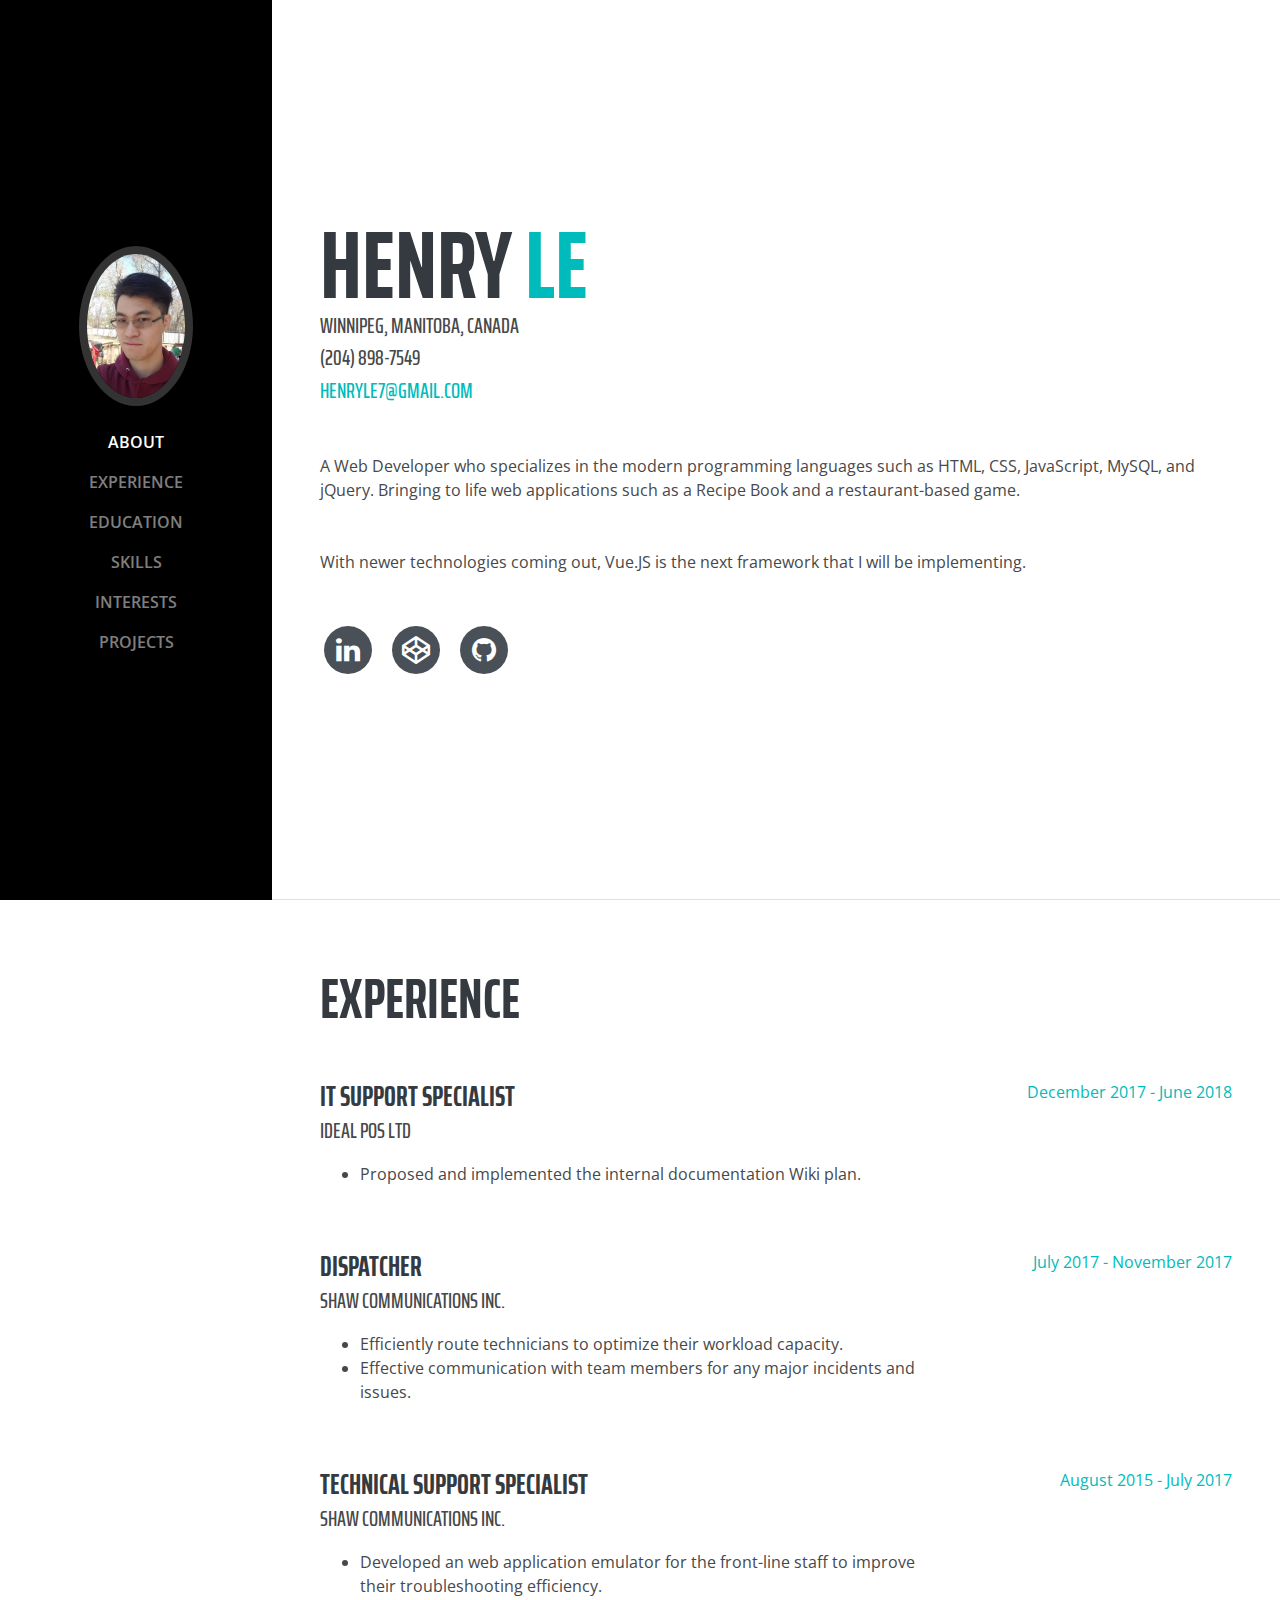
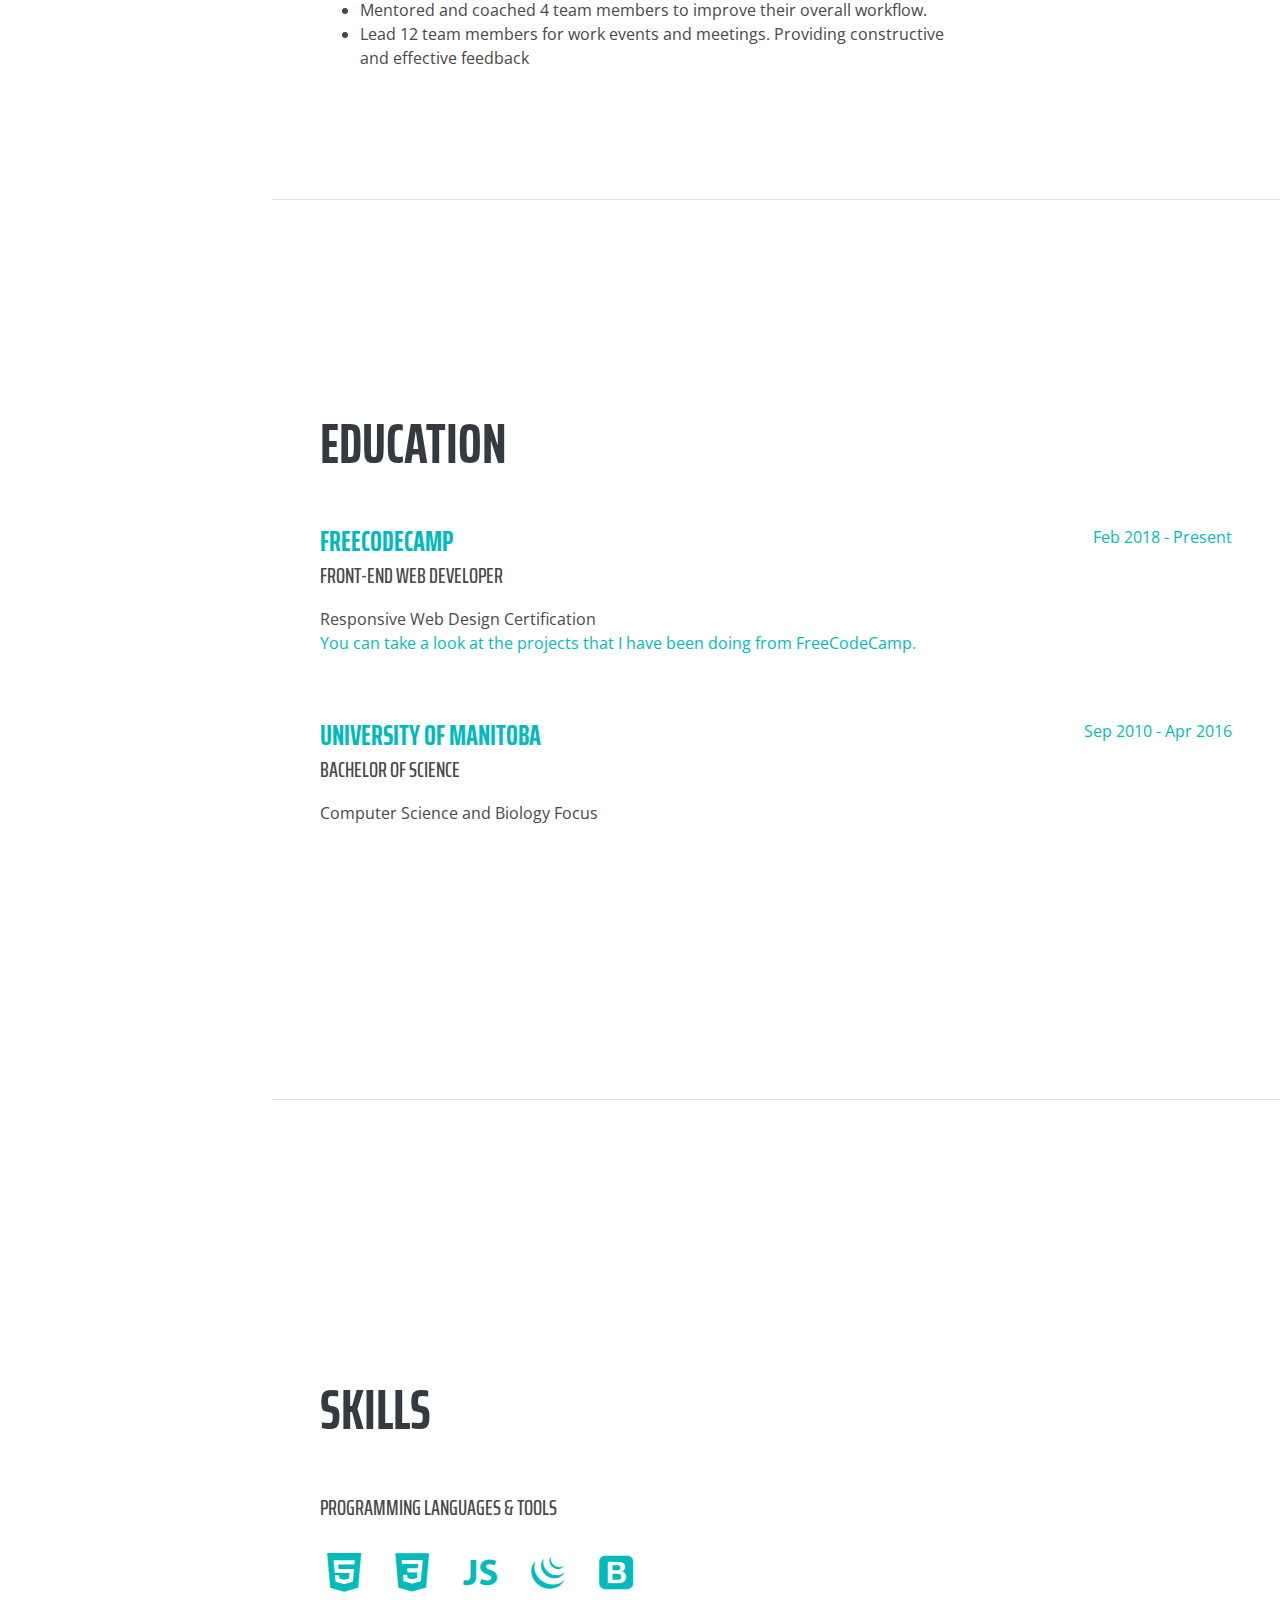
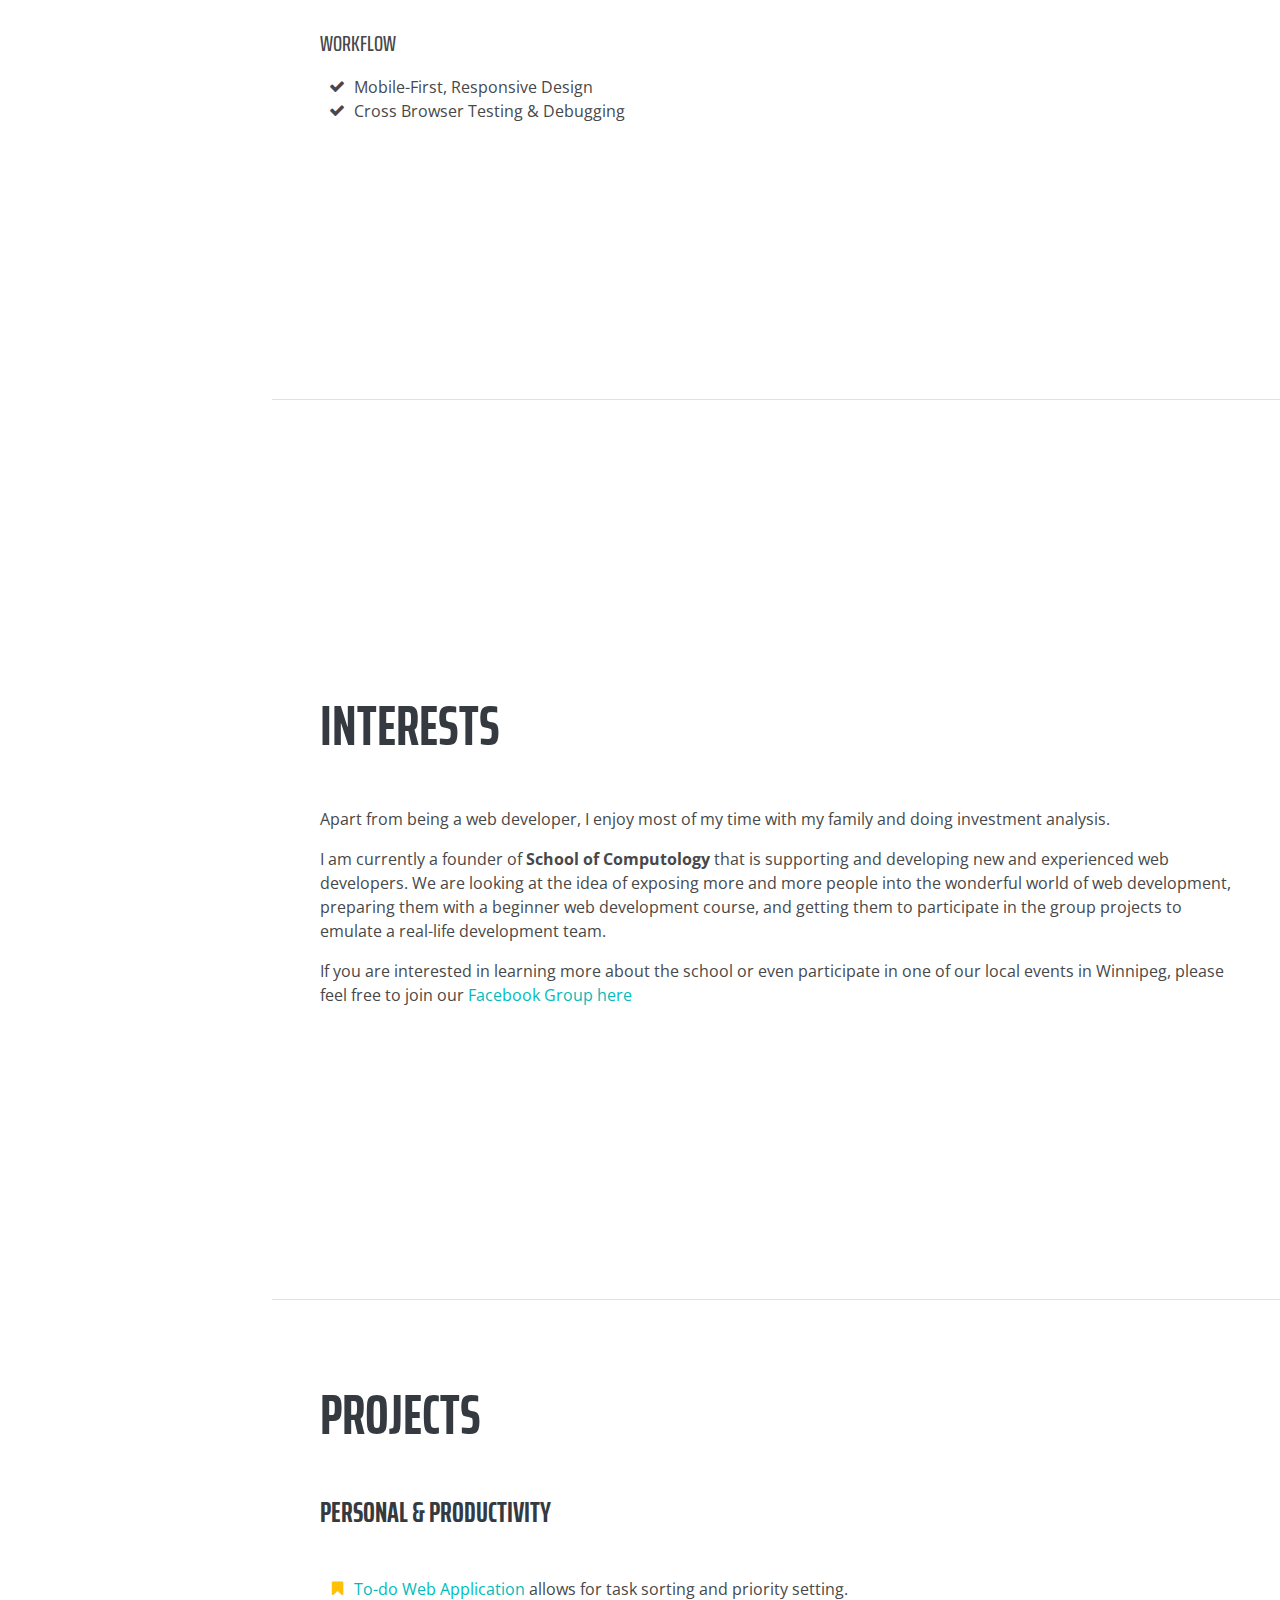
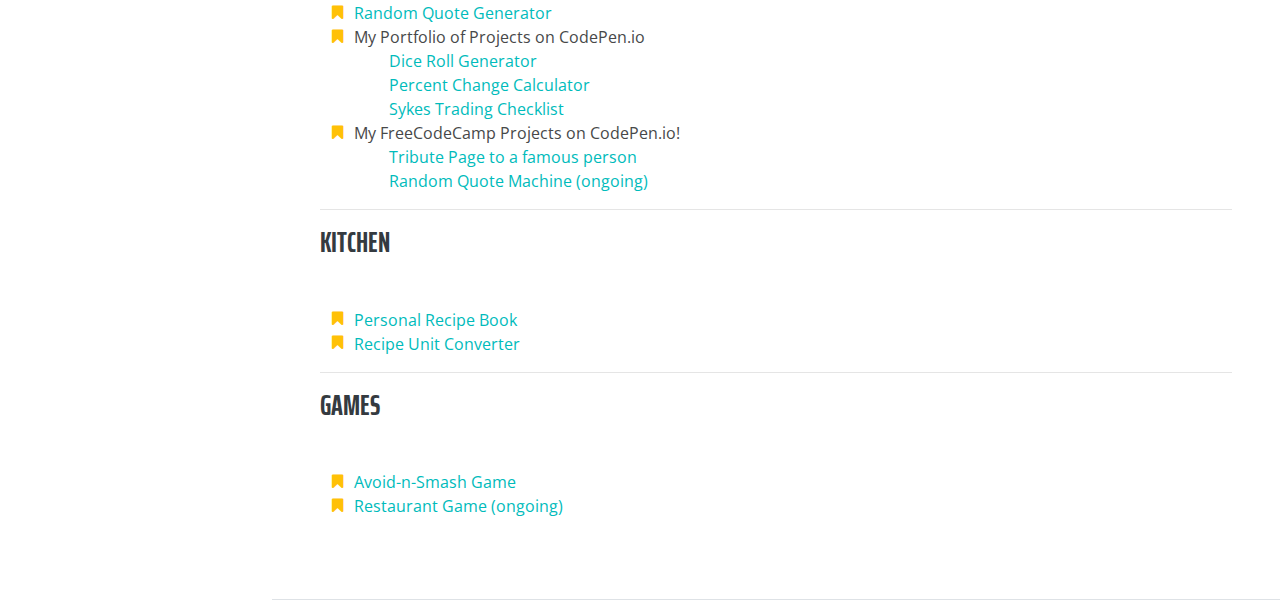
<file: index.html>
<!DOCTYPE html>
<html lang="en">

<head>

    <meta charset="utf-8">
    <meta name="viewport" content="width=device-width, initial-scale=1, shrink-to-fit=no">
    <meta name="description" content="">
    <meta name="author" content="">

    <title>Henry Le Resume | Portfolio</title>

    <!-- Bootstrap core CSS -->
    <link href="vendor/bootstrap/css/bootstrap.min.css" rel="stylesheet">

    <!-- Custom fonts for this template -->
    <link href="https://fonts.googleapis.com/css?family=Saira+Extra+Condensed:100,200,300,400,500,600,700,800,900" rel="stylesheet">
    <link href="https://fonts.googleapis.com/css?family=Open+Sans:300,300i,400,400i,600,600i,700,700i,800,800i" rel="stylesheet">
    <link href="vendor/font-awesome/css/font-awesome.min.css" rel="stylesheet">
    <link href="vendor/devicons/css/devicons.min.css" rel="stylesheet">
    <link href="vendor/simple-line-icons/css/simple-line-icons.css" rel="stylesheet">

    <!-- Custom styles for this template -->
    <link href="css/resume.min.css" rel="stylesheet">

</head>

<body id="page-top">

    <nav class="navbar navbar-expand-lg navbar-dark bg-primary fixed-top" id="sideNav">
        <a class="navbar-brand js-scroll-trigger" href="#page-top">
            <span class="d-block d-lg-none">Henry Le</span>
            <span class="d-none d-lg-block">
          <img class="img-fluid img-profile rounded-circle mx-auto mb-2" src="img/profile.jpg" alt="">
        </span>
        </a>
        <button class="navbar-toggler" type="button" data-toggle="collapse" data-target="#navbarSupportedContent" aria-controls="navbarSupportedContent" aria-expanded="false" aria-label="Toggle navigation">
        <span class="navbar-toggler-icon"></span>
      </button>
        <div class="collapse navbar-collapse" id="navbarSupportedContent">
            <ul class="navbar-nav">
                <li class="nav-item">
                    <a class="nav-link js-scroll-trigger" href="#about">About</a>
                </li>
                <li class="nav-item">
                    <a class="nav-link js-scroll-trigger" href="#experience">Experience</a>
                </li>
                <li class="nav-item">
                    <a class="nav-link js-scroll-trigger" href="#education">Education</a>
                </li>
                <li class="nav-item">
                    <a class="nav-link js-scroll-trigger" href="#skills">Skills</a>
                </li>
                <li class="nav-item">
                    <a class="nav-link js-scroll-trigger" href="#interests">Interests</a>
                </li>
                <li class="nav-item">
                    <a class="nav-link js-scroll-trigger" href="#projects">Projects</a>
                </li>
            </ul>
        </div>
    </nav>

    <div class="container-fluid p-0">

        <section class="resume-section p-3 p-lg-5 d-flex d-column" id="about">
            <div class="my-auto">
                <h1 class="mb-0">Henry
                    <span class="text-primary">Le</span>
                </h1>
                <div class="subheading mb-5">
                    <p class="mb-0">Winnipeg, Manitoba, Canada</p>
                    <p class="mb-0">(204) 898-7549</p>
                    <p class="mb-0"><a href=" mailto:henryle7@gmail.com ">henryle7@gmail.com</a></p>
                </div>
                <p class="mb-5 ">A Web Developer who specializes in the modern programming languages such as HTML, CSS, JavaScript, MySQL, and jQuery. Bringing to life web applications such as a Recipe Book and a restaurant-based game.</p>
                <p class="mb-5">With newer technologies coming out, Vue.JS is the next framework that I will be implementing.</p>
                <ul class="list-inline list-social-icons mb-0 ">
                    <li class="list-inline-item ">
                        <a href="https://linkedin.com/in/lehenry ">
                            <span class="fa-stack fa-lg ">
                  <i class="fa fa-circle fa-stack-2x "></i>
                  <i class="fa fa-linkedin fa-stack-1x fa-inverse "></i>
                </span>
                        </a>
                    </li>
                    <li class="list-inline-item ">
                        <a href="https://codepen.io/henryle913/ ">
                            <span class="fa-stack fa-lg ">
                  <i class="fa fa-circle fa-stack-2x "></i>
                  <i class="fa fa-codepen fa-stack-1x fa-inverse "></i>
                </span>
                        </a>
                    </li>
                    <li class="list-inline-item ">
                        <a href="https://github.com/lainshiHenry ">
                            <span class="fa-stack fa-lg ">
                  <i class="fa fa-circle fa-stack-2x "></i>
                  <i class="fa fa-github fa-stack-1x fa-inverse "></i>
                </span>
                        </a>
                    </li>
                </ul>
            </div>
        </section>

        <section class="resume-section p-3 p-lg-5 d-flex flex-column " id="experience">
            <div class="my-auto ">
                <h2 class="mb-5 ">Experience</h2>

                <div class="resume-item d-flex flex-column flex-md-row mb-5 ">
                    <div class="resume-content mr-auto ">
                        <h3 class="mb-0 ">IT Support Specialist</h3>
                        <div class="subheading mb-3 ">Ideal POS Ltd</div>
                        <p>
                            <ul>
                                <!--<li>Going above and beyond in customer service in order to provide exceptional customer service.</li>-->
                                <li>Proposed and implemented the internal documentation Wiki plan.</li>
                            </ul>
                        </p>
                    </div>
                    <div class="resume-date text-md-right ">
                        <span class="text-primary ">December 2017 - June 2018</span>
                    </div>
                </div>

                <div class="resume-item d-flex flex-column flex-md-row mb-5 ">
                    <div class="resume-content mr-auto ">
                        <h3 class="mb-0 ">Dispatcher</h3>
                        <div class="subheading mb-3 ">Shaw Communications Inc.</div>
                        <p>
                            <ul>
                                <li>Efficiently route technicians to optimize their workload capacity.</li>
                                <li>Effective communication with team members for any major incidents and issues.</li>
                            </ul>
                        </p>
                    </div>
                    <div class="resume-date text-md-right ">
                        <span class="text-primary ">July 2017 - November 2017</span>
                    </div>
                </div>

                <div class="resume-item d-flex flex-column flex-md-row mb-5 ">
                    <div class="resume-content mr-auto ">
                        <h3 class="mb-0 ">Technical Support Specialist</h3>
                        <div class="subheading mb-3 ">Shaw Communications Inc.</div>
                        <p>
                            <ul>
                                <li>Developed an web application emulator for the front-line staff to improve their troubleshooting efficiency.</li>
                                <li>Mentored and coached 4 team members to improve their overall workflow.</li>
                                <li>Lead 12 team members for work events and meetings. Providing constructive and effective feedback</li>
                            </ul>
                        </p>
                    </div>
                    <div class="resume-date text-md-right ">
                        <span class="text-primary ">August 2015 - July 2017</span>
                    </div>
                </div>
            </div>

        </section>

        <section class="resume-section p-3 p-lg-5 d-flex flex-column " id="education">
            <div class="my-auto ">
                <h2 class="mb-5 ">Education</h2>

                <div class="resume-item d-flex flex-column flex-md-row mb-5 ">
                    <div class="resume-content mr-auto ">
                        <h3 class="mb-0 ">
                            <a href="https://www.freecodecamp.org/ ">FreeCodeCamp</a>
                        </h3>
                        <div class=" subheading mb-3 ">front-end Web Developer</div>
                        <div>Responsive Web Design Certification</div>
                        <p><a href="https://codepen.io/collection/nWpGLE/ ">You can take a look at the projects that I have been doing from FreeCodeCamp.</a></p>
                    </div>
                    <div class="resume-date text-md-right ">
                        <span class="text-primary ">Feb 2018 - Present</span>
                    </div>
                </div>
                <div class="resume-item d-flex flex-column flex-md-row mb-5 ">
                    <div class="resume-content mr-auto ">
                        <h3 class="mb-0 ">
                            <a href="https://www.umanitoba.ca">University of Manitoba</a>
                        </h3>
                        <div class=" subheading mb-3 ">Bachelor of Science</div>
                        <div>Computer Science and Biology Focus</div>
                        <p></p>
                    </div>
                    <div class="resume-date text-md-right ">
                        <span class="text-primary ">Sep 2010 - Apr 2016</span>
                    </div>
                </div>
            </div>
        </section>

        <section class="resume-section p-3 p-lg-5 d-flex flex-column " id="skills">
            <div class="my-auto ">
                <h2 class="mb-5 ">Skills</h2>

                <div class="subheading mb-3 ">Programming Languages &amp; Tools</div>
                <ul class="list-inline list-icons ">
                    <li class="list-inline-item ">
                        <a href="# " data-toggle="tooltip " title="HTML 5 "><i class="devicons devicons-html5 "></i></a>
                    </li>
                    <li class="list-inline-item ">
                        <a href="# " data-toggle="tooltip " title="CSS 3 "><i class="devicons devicons-css3 "></i></a>
                    </li>
                    <li class="list-inline-item ">
                        <a href="# " data-toggle="tooltip " title="JavaScript "><i class="devicons devicons-javascript "></i></a>
                    </li>
                    <li class="list-inline-item ">
                        <a href="# " data-toggle="tooltip " title="jQuery "><i class="devicons devicons-jquery "></i></a>
                    </li>
                    <li class="list-inline-item ">
                        <a href="# " data-toggle="tooltip " title="Bootstrap "><i class="devicons devicons-bootstrap "></i></a>
                    </li>
                    <!--
                    <li class="list-inline-item ">
                        <i class="devicons devicons-wordpress "></i>
                    </li>-->
                </ul>

                <div class="subheading mb-3 ">Workflow</div>
                <ul class="fa-ul mb-0 ">
                    <li>
                        <i class="fa-li fa fa-check "></i> Mobile-First, Responsive Design</li>
                    <li>
                        <i class="fa-li fa fa-check "></i> Cross Browser Testing &amp; Debugging</li>
                </ul>
            </div>
        </section>

        <section class="resume-section p-3 p-lg-5 d-flex flex-column " id="interests">
            <div class="my-auto ">
                <h2 class="mb-5 ">Interests</h2>
                <p>Apart from being a web developer, I enjoy most of my time with my family and doing investment analysis.</p>
                <p class="mb-3 ">I am currently a founder of <strong>School of Computology</strong> that is supporting and developing new and experienced web developers. We are looking at the idea of exposing more and more people into the wonderful world of web development,
                    preparing them with a beginner web development course, and getting them to participate in the group projects to emulate a real-life development team.
                </p>
                <p class="mb-0 ">If you are interested in learning more about the school or even participate in one of our local events in Winnipeg, please feel free to join our <a href="https://www.facebook.com/groups/scomputology/ ">Facebook Group here </a></p>
            </div>
        </section>

        <section class="resume-section p-3 p-lg-5 d-flex flex-column " id="projects">
            <div class="my-auto ">
                <h2 class="mb-5 ">Projects</h2>
                <h3 class="mb-5 ">Personal &amp; Productivity</h3>
                <ul class="fa-ul mb-0 ">
                    <li>
                        <i class="fa-li fa fa-bookmark text-warning "></i> <a href="/projects/to-do-list/ ">To-do Web Application</a> allows for task sorting and priority setting.</li>
                    <li>
                        <i class="fa-li fa fa-bookmark text-warning "></i><a href="/projects/random-quote-generator/ ">Random Quote Generator</a></li>
                    <li>
                        <i class="fa-li fa fa-bookmark text-warning "></i>My Portfolio of Projects on CodePen.io
                        <ul class="fa-ul mb-0">
                            <li><a href="https://codepen.io/henryle913/pen/pWxNbB">Dice Roll Generator</a></li>
                            <li><a href="https://codepen.io/henryle913/pen/RjOQwa">Percent Change Calculator</a></li>
                            <li><a href="https://codepen.io/henryle913/pen/EbaYjz">Sykes Trading Checklist</a></li>
                        </ul>
                    </li>
                    <li>
                        <i class="fa-li fa fa-bookmark text-warning "></i>My FreeCodeCamp Projects on CodePen.io!
                        <ul class="fa-ul mb-0">
                            <li><a href="https://codepen.io/henryle913/pen/OQxNeK">Tribute Page to a famous person</a></li>
                            <li><a href="https://codepen.io/henryle913/pen/XEzgGv">Random Quote Machine (ongoing)</a></li>
                        </ul>
                    </li>

                </ul>
                <hr>
                <h3 class="mb-5 ">Kitchen</h3>
                <ul class="fa-ul mb-0 ">
                    <li>
                        <i class="fa-li fa fa-bookmark text-warning "></i><a href="/projects/recipe/ ">Personal Recipe Book</a></li>
                    <li>
                        <i class="fa-li fa fa-bookmark text-warning "></i><a href="https://codepen.io/henryle913/full/EovGvR/ ">Recipe Unit Converter</a></li>
                </ul>
                <hr>
                <h3 class="mb-5 ">Games</h3>
                <ul class="fa-ul mb-0 ">
                    <li>
                        <i class="fa-li fa fa-bookmark text-warning "></i><a href="/projects/Avoid-n-Smash/ ">Avoid-n-Smash Game</a></li>
                    <li>
                        <i class="fa-li fa fa-bookmark text-warning "></i><a href="/projects/restaurant-game/ ">Restaurant Game (ongoing)</a></li>
                </ul>
            </div>
        </section>

    </div>

    <!-- Bootstrap core JavaScript -->
    <script src="vendor/jquery/jquery.min.js "></script>
    <script src="vendor/bootstrap/js/bootstrap.bundle.min.js "></script>

    <!-- Plugin JavaScript -->
    <script src="vendor/jquery-easing/jquery.easing.min.js "></script>

    <!-- Custom scripts for this template -->
    <script src="js/event.js "></script>
    <script src="js/resume.min.js "></script>

</body>

</html>
</file>
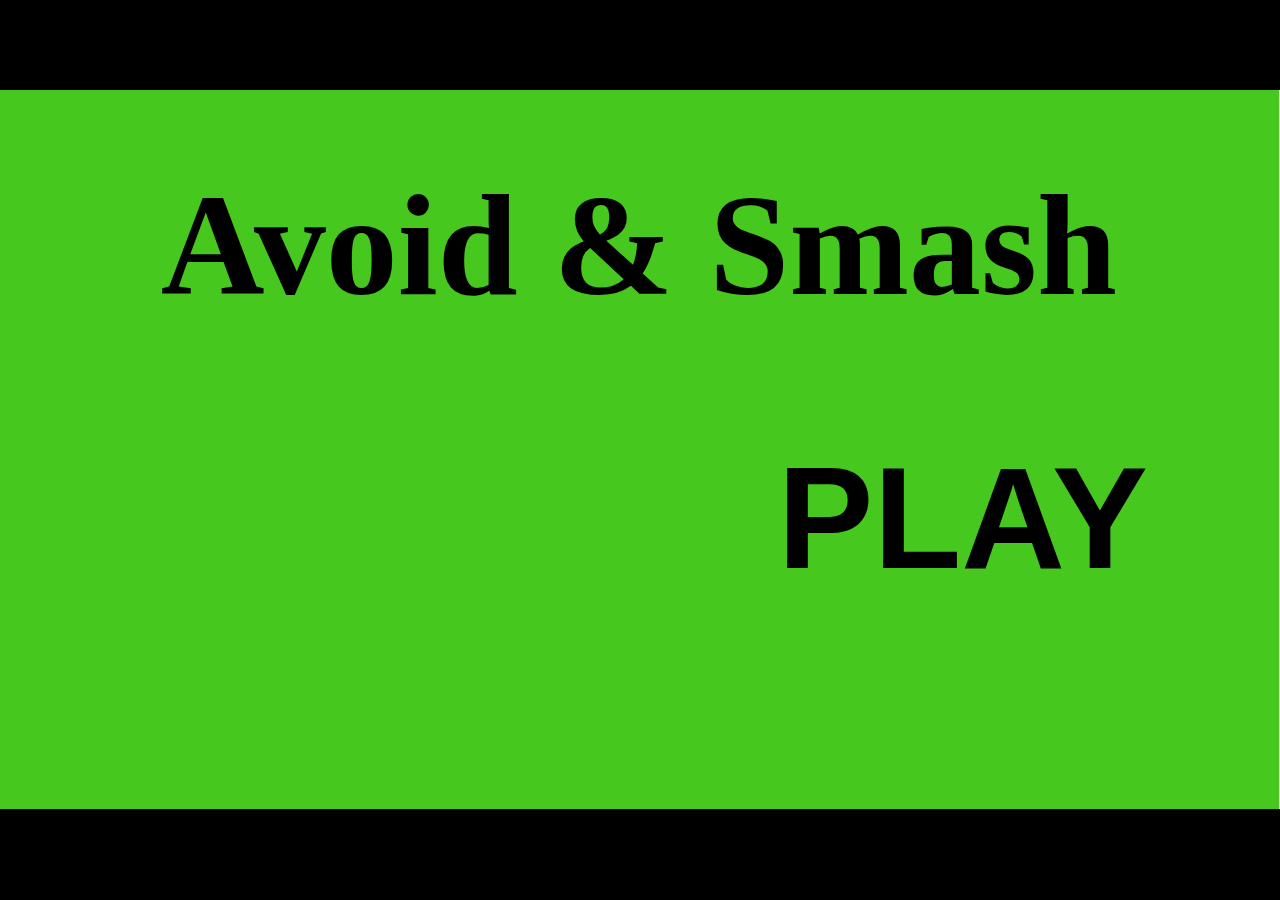
<file: projects/Avoid-n-Smash/index.html>
﻿<!DOCTYPE html>
<html manifest="offline.appcache">
<head>
    <meta charset="UTF-8" />
	<meta http-equiv="X-UA-Compatible" content="IE=edge,chrome=1" />
	<title>Avoid and Smash</title>
	
	<!-- Standardised web app manifest -->
	<link rel="manifest" href="appmanifest.json" />
	
	<!-- Allow fullscreen mode on iOS devices. (These are Apple specific meta tags.) -->
	<meta name="viewport" content="width=device-width, initial-scale=1.0, maximum-scale=1.0, minimum-scale=1.0, user-scalable=no, minimal-ui" />
	<meta name="apple-mobile-web-app-capable" content="yes" />
	<meta name="apple-mobile-web-app-status-bar-style" content="black" />
	<link rel="apple-touch-icon" sizes="256x256" href="icon-256.png" />
	<meta name="HandheldFriendly" content="true" />
	
	<!-- Chrome for Android web app tags -->
	<meta name="mobile-web-app-capable" content="yes" />
	<link rel="shortcut icon" sizes="256x256" href="icon-256.png" />

    <!-- All margins and padding must be zero for the canvas to fill the screen. -->
	<style type="text/css">
		* {
			padding: 0;
			margin: 0;
		}
		html, body {
			background: #000;
			color: #fff;
			overflow: hidden;
			touch-action: none;
			-ms-touch-action: none;
		}
		canvas {
			touch-action-delay: none;
			touch-action: none;
			-ms-touch-action: none;
		}
    </style>
	

</head> 
 
<body> 
	<div id="fb-root"></div>
	
	<script>
	// Issue a warning if trying to preview an exported project on disk.
	(function(){
		// Check for running exported on file protocol
		if (window.location.protocol.substr(0, 4) === "file")
		{
			alert("Exported games won't work until you upload them. (When running on the file:/// protocol, browsers block many features from working for security reasons.)");
		}
	})();
	</script>
	
	<!-- The canvas must be inside a div called c2canvasdiv -->
	<div id="c2canvasdiv">
	
		<!-- The canvas the project will render to.  If you change its ID, don't forget to change the
		ID the runtime looks for in the jQuery events above (ready() and cr_sizeCanvas()). -->
		<canvas id="c2canvas" width="854" height="480">
			<!-- This text is displayed if the visitor's browser does not support HTML5.
			You can change it, but it is a good idea to link to a description of a browser
			and provide some links to download some popular HTML5-compatible browsers. -->
			<h1>Your browser does not appear to support HTML5.  Try upgrading your browser to the latest version.  <a href="http://www.whatbrowser.org">What is a browser?</a>
			<br/><br/><a href="http://www.microsoft.com/windows/internet-explorer/default.aspx">Microsoft Internet Explorer</a><br/>
			<a href="http://www.mozilla.com/firefox/">Mozilla Firefox</a><br/>
			<a href="http://www.google.com/chrome/">Google Chrome</a><br/>
			<a href="http://www.apple.com/safari/download/">Apple Safari</a></h1>
		</canvas>
		
	</div>
	
	<!-- Pages load faster with scripts at the bottom -->
	
	<!-- Construct 2 exported games require jQuery. -->
	<script src="jquery-2.1.1.min.js"></script>


	
    <!-- The runtime script.  You can rename it, but don't forget to rename the reference here as well.
    This file will have been minified and obfuscated if you enabled "Minify script" during export. -->
	<script src="c2runtime.js"></script>

    <script>
		// Start the Construct 2 project running on window load.
		jQuery(document).ready(function ()
		{			
			// Create new runtime using the c2canvas
			cr_createRuntime("c2canvas");
		});
		
		// Pause and resume on page becoming visible/invisible
		function onVisibilityChanged() {
			if (document.hidden || document.mozHidden || document.webkitHidden || document.msHidden)
				cr_setSuspended(true);
			else
				cr_setSuspended(false);
		};
		
		document.addEventListener("visibilitychange", onVisibilityChanged, false);
		document.addEventListener("mozvisibilitychange", onVisibilityChanged, false);
		document.addEventListener("webkitvisibilitychange", onVisibilityChanged, false);
		document.addEventListener("msvisibilitychange", onVisibilityChanged, false);
		
		function OnRegisterSWError(e)
		{
			console.warn("Failed to register service worker: ", e);
		};
		
		// Runtime calls this global method when ready to start caching (i.e. after startup).
		// This registers the service worker which caches resources for offline support.
		window.C2_RegisterSW = function C2_RegisterSW()
		{
			if (!navigator.serviceWorker)
				return;		// no SW support, ignore call
			
			try {
				navigator.serviceWorker.register("sw.js", { scope: "./" })
				.then(function (reg)
				{
					console.log("Registered service worker on " + reg.scope);
				})
				.catch(OnRegisterSWError);
			}
			catch (e)
			{
				OnRegisterSWError(e);
			}
		};
    </script>
</body> 
</html>
</file>
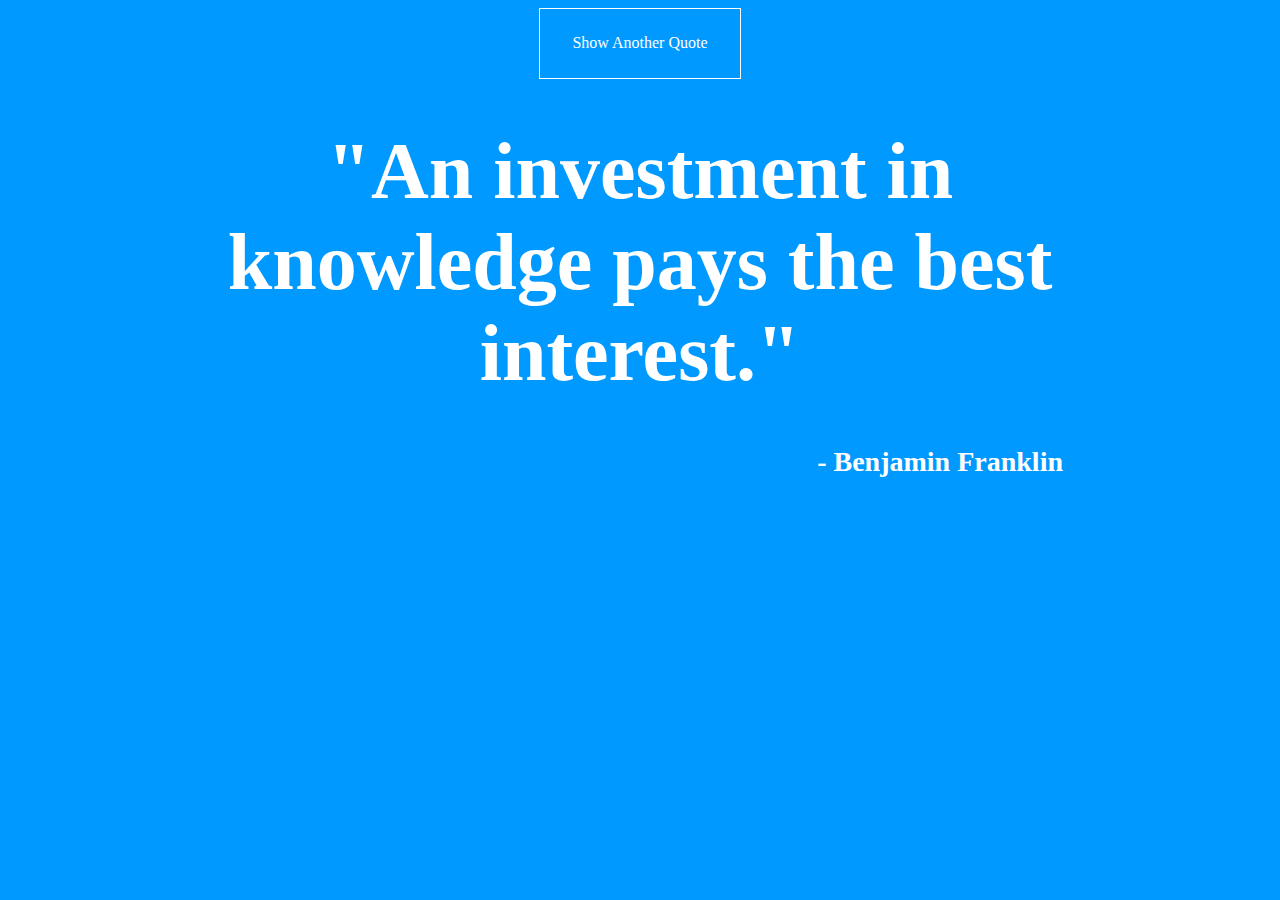
<file: projects/Random-Quote-Generator/index.html>
<!DOCTYPE html>
<html lang="en">

<head>
    <meta charset="utf-8">
    <title>Random Quote Generator</title>
    <link href="css/main.css" rel="stylesheet">
    <script src="https://ajax.googleapis.com/ajax/libs/jquery/3.2.1/jquery.min.js"></script>
    <meta name="viewport" content="width=device-width, height=device-height, initial-scale=1.0, user-scalable=0">
</head>

<body>
    <div id="buttonDiv">Show Another Quote</div>
    <div id="wrapper">
        <h1 id="quote"></h1>
        <h3 id="author"></h3>
    </div>
    <script src="js/data.js"></script>
    <script src="js/main.js"></script>
</body>

</html>
</file>
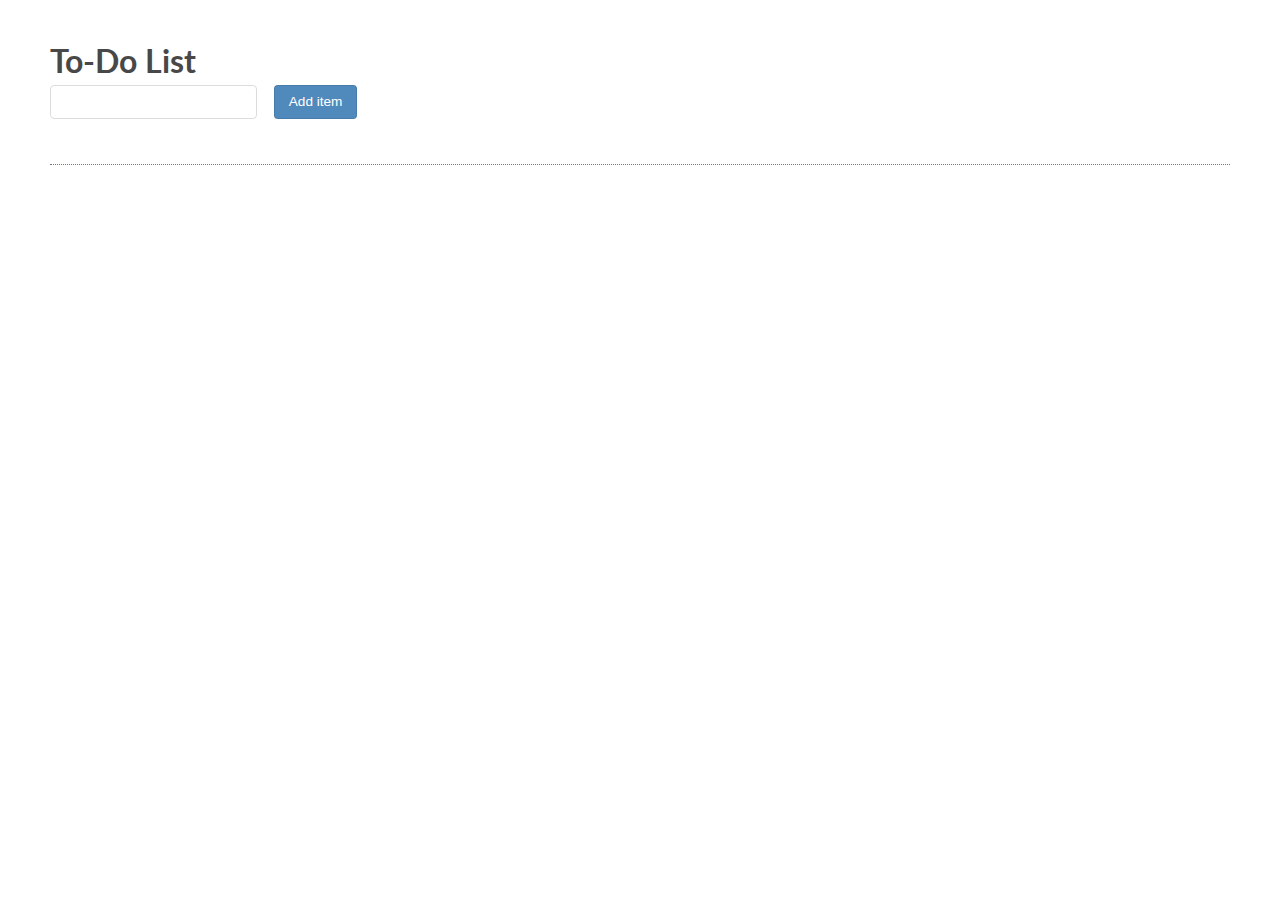
<file: projects/To-Do-List/index.html>
<!DOCTYPE html>
<html>

<head>
    <title>To-Do List</title>
    <link rel="stylesheet" href="css/style.css">
    <meta name="viewport" content="width=device-width, initial-scale=1.0, user-scalable=0">
</head>

<body>
    <h1 id="myHeading">To-Do List</h1>
    <input type="text" class="addItemInput">
    <button class="addItemButton">Add item</button>
    <div class="list">
        <ul>
        </ul>

    </div>
    <script src="js/main.js"></script>
</body>

</html>
</file>
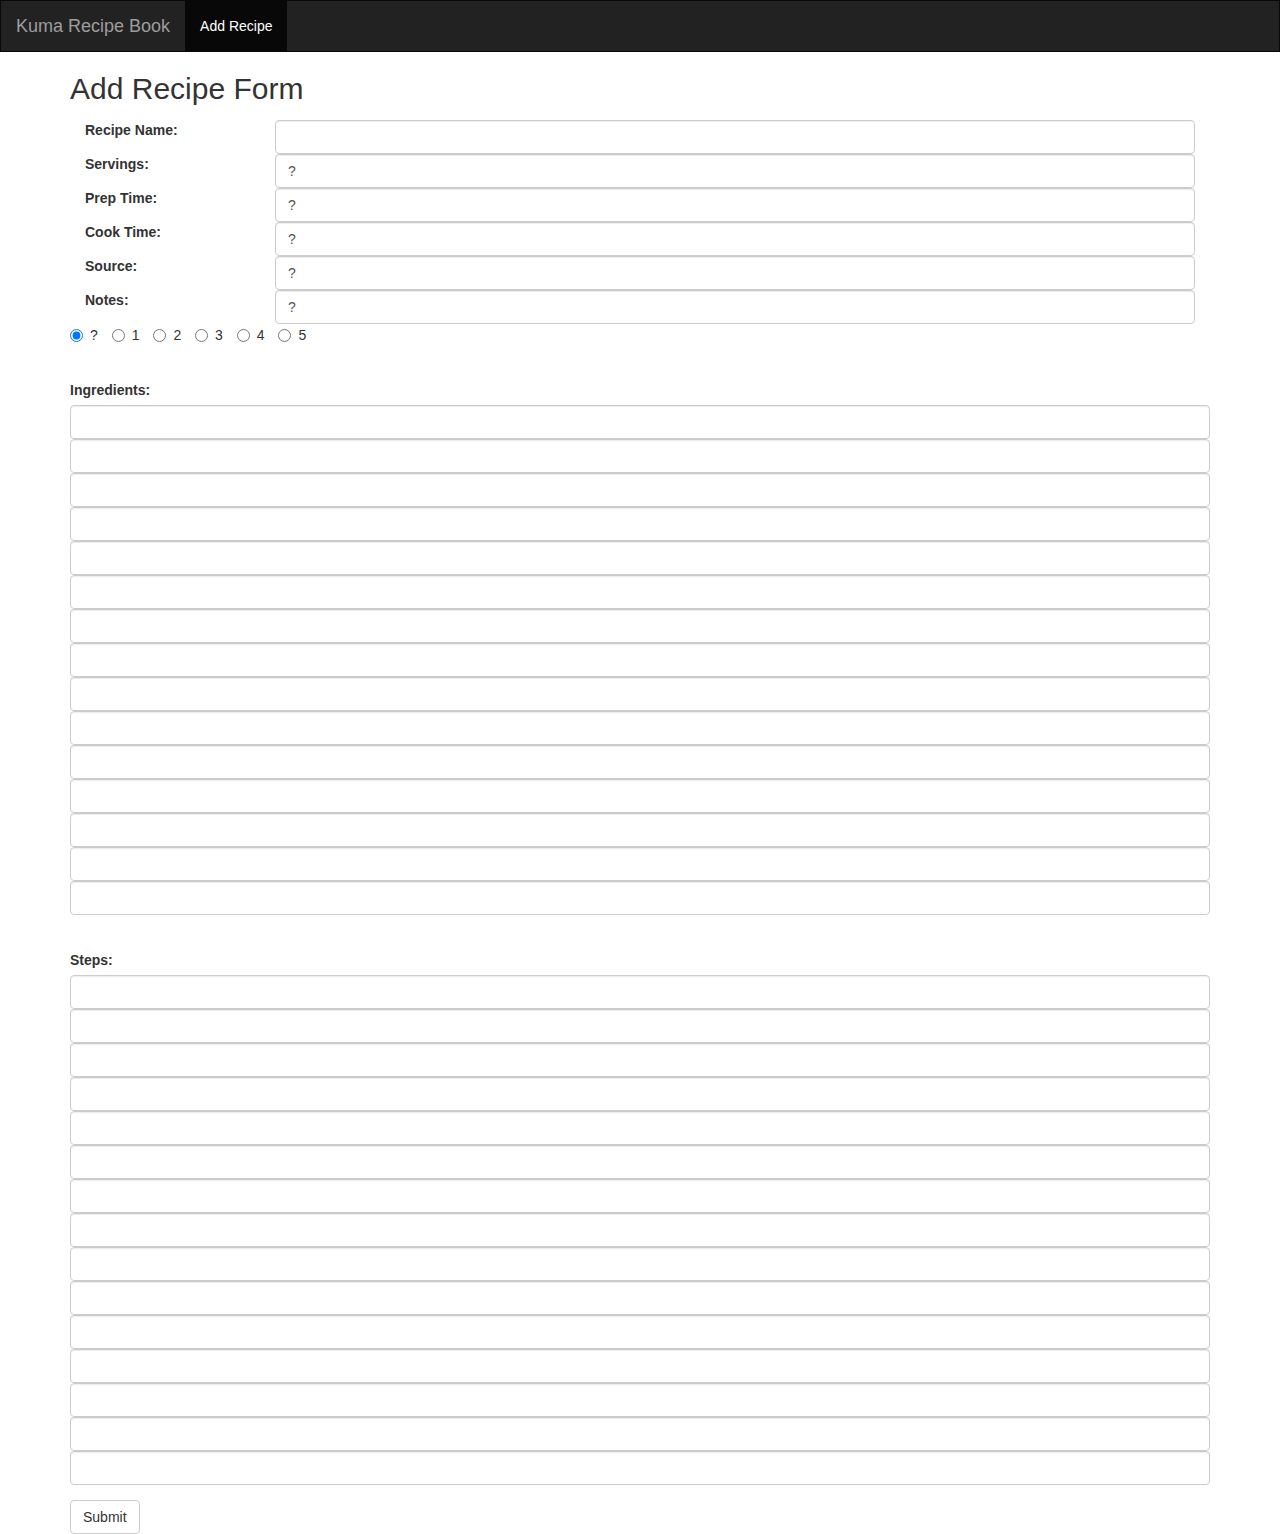
<file: projects/recipe/addrecipe.html>
<!DOCTYPE html>
<html lang="en">
<head>
  <title>Kuma Recipe Book</title>
  <meta charset="utf-8">
  <meta name="viewport" content="width=device-width, initial-scale=1">
  <link rel="stylesheet" href="http://maxcdn.bootstrapcdn.com/bootstrap/3.3.6/css/bootstrap.min.css">
  <script src="https://ajax.googleapis.com/ajax/libs/jquery/1.12.0/jquery.min.js"></script>
  <script src="http://maxcdn.bootstrapcdn.com/bootstrap/3.3.6/js/bootstrap.min.js"></script>
  <style>
    /* Remove the navbar's default margin-bottom and rounded borders */ 
    .navbar {
      margin-bottom: 0;
      border-radius: 0;
    }
    
    /* Set height of the grid so .sidenav can be 100% (adjust as needed) */
    .row.content {height: 450px}
    
    /* Set gray background color and 100% height */
    .sidenav {
      padding-top: 20px;
      background-color: #f1f1f1;
      height: 100%;
    }
    
    /* Set black background color, white text and some padding */
    footer {
      background-color: #555;
      color: white;
    }
    
    /* On small screens, set height to 'auto' for sidenav and grid */
    @media screen and (max-width: 767px) {
      .sidenav {
        height: auto;
        padding: 15px;
      }
      .row.content {height:auto;} 
    }
  </style>
</head>
<body>

<nav class="navbar navbar-inverse">
  <div class="container-fluid">
    <div class="navbar-header">
      <button type="button" class="navbar-toggle" data-toggle="collapse" data-target="#myNavbar">
        <span class="icon-bar"></span>
        <span class="icon-bar"></span>
        <span class="icon-bar"></span>                        
      </button>
      <a class="navbar-brand" href="index.php">Kuma Recipe Book</a>
    </div>
    <div class="collapse navbar-collapse" id="myNavbar">
      <ul class="nav navbar-nav">
        <li class="active"><a href="addrecipe.html">Add Recipe</a></li>
      </ul>
    </div>
  </div>
</nav>
  
<div class="container">
  <h2>Add Recipe Form</h2>
  <form role="form-horizontal" action="sqlAdd.php" method="post">
    <div class="form-group">
      <label for="recipeName" class="control-label col-sm-2">Recipe Name:</label>
      <div class="col-sm-10">
        <input type="text" class="form-control" id="recipeName" name="recipeName">
      </div>
    </div>
    <div class="form-group">
      <label for="servings" class="control-label col-sm-2">Servings:</label>
      <div class="col-sm-10">
        <input type="text" class="form-control" id="servings" name="servings" value="?">
      </div>
    </div>
    <div class="form-group">
      <label for="prepTime" class="control-label col-sm-2">Prep Time:</label>
      <div class="col-sm-10">
        <input type="text" class="form-control" id="prepTime" name="prepTime" value="?">
      </div>
    </div>
    <div class="form-group">
      <label for="cookTime" class="control-label col-sm-2">Cook Time:</label>
      <div class="col-sm-10">
        <input type="text" class="form-control" id="cookTime" name="cookTime" value="?">
      </div>
    </div>
    <div class="form-group">
      <label for="source" class="control-label col-sm-2">Source:</label>
      <div class="col-sm-10">
        <input type="text" class="form-control" id="source" name="source" value="?">
      </div>
    </div>
    <div class="form-group">
      <label for="notes" class="control-label col-sm-2">Notes:</label>
      <div class="col-sm-10">
        <input type="text" class="form-control" id="notes" name="notes" value="?">
      </div>
    </div>
    <div class="form-group">
      <label class="radio-inline">
        <input type="radio" name="stars" value="?" checked>?
      </label>
      <label class="radio-inline">
        <input type="radio" name="stars" value="1">1
      </label>
      <label class="radio-inline">
        <input type="radio" name="stars" value="2">2
      </label>
      <label class="radio-inline">
        <input type="radio" name="stars" value="3">3
      </label>
      <label class="radio-inline">
        <input type="radio" name="stars" value="4">4
      </label>
      <label class="radio-inline">
        <input type="radio" name="stars" value="5">5
      </label>
    </div>
    <br>
    <div class="form-group">
      <label for="ing1">Ingredients:</label>
      <input type="text" class="form-control" id="ing1" name="ing1">
      <input type="text" class="form-control" id="ing2" name="ing2">
      <input type="text" class="form-control" id="ing3" name="ing3">
      <input type="text" class="form-control" id="ing4" name="ing4">
      <input type="text" class="form-control" id="ing5" name="ing5">
      <input type="text" class="form-control" id="ing6" name="ing6">
      <input type="text" class="form-control" id="ing7" name="ing7">
      <input type="text" class="form-control" id="ing8" name="ing8">
      <input type="text" class="form-control" id="ing9" name="ing9">
      <input type="text" class="form-control" id="ing10" name="ing10">
      <input type="text" class="form-control" id="ing11" name="ing11">
      <input type="text" class="form-control" id="ing12" name="ing12">
      <input type="text" class="form-control" id="ing13" name="ing13">
      <input type="text" class="form-control" id="ing14" name="ing14">
      <input type="text" class="form-control" id="ing15" name="ing15">
    </div>
    <br>
<div class="form-group">
      <label for="step1">Steps:</label>
      <input type="text" class="form-control" id="step1" name="step1">
      <input type="text" class="form-control" id="step2" name="step2">
      <input type="text" class="form-control" id="step3" name="step3">
      <input type="text" class="form-control" id="step4" name="step4">
      <input type="text" class="form-control" id="step5" name="step5">
      <input type="text" class="form-control" id="step6" name="step6">
      <input type="text" class="form-control" id="step7" name="step7">
      <input type="text" class="form-control" id="step8" name="step8">
      <input type="text" class="form-control" id="step9" name="step9">
      <input type="text" class="form-control" id="step10" name="step10">
      <input type="text" class="form-control" id="step11" name="step11">
      <input type="text" class="form-control" id="step12" name="step12">
      <input type="text" class="form-control" id="step13" name="step13">
      <input type="text" class="form-control" id="step14" name="step14">
      <input type="text" class="form-control" id="step15" name="step15">
    </div>
    <input id="submit" name="submit" type="submit" value="Submit" class="btn btn-default">
  </form>
</div>
</body>
</html>
</file>
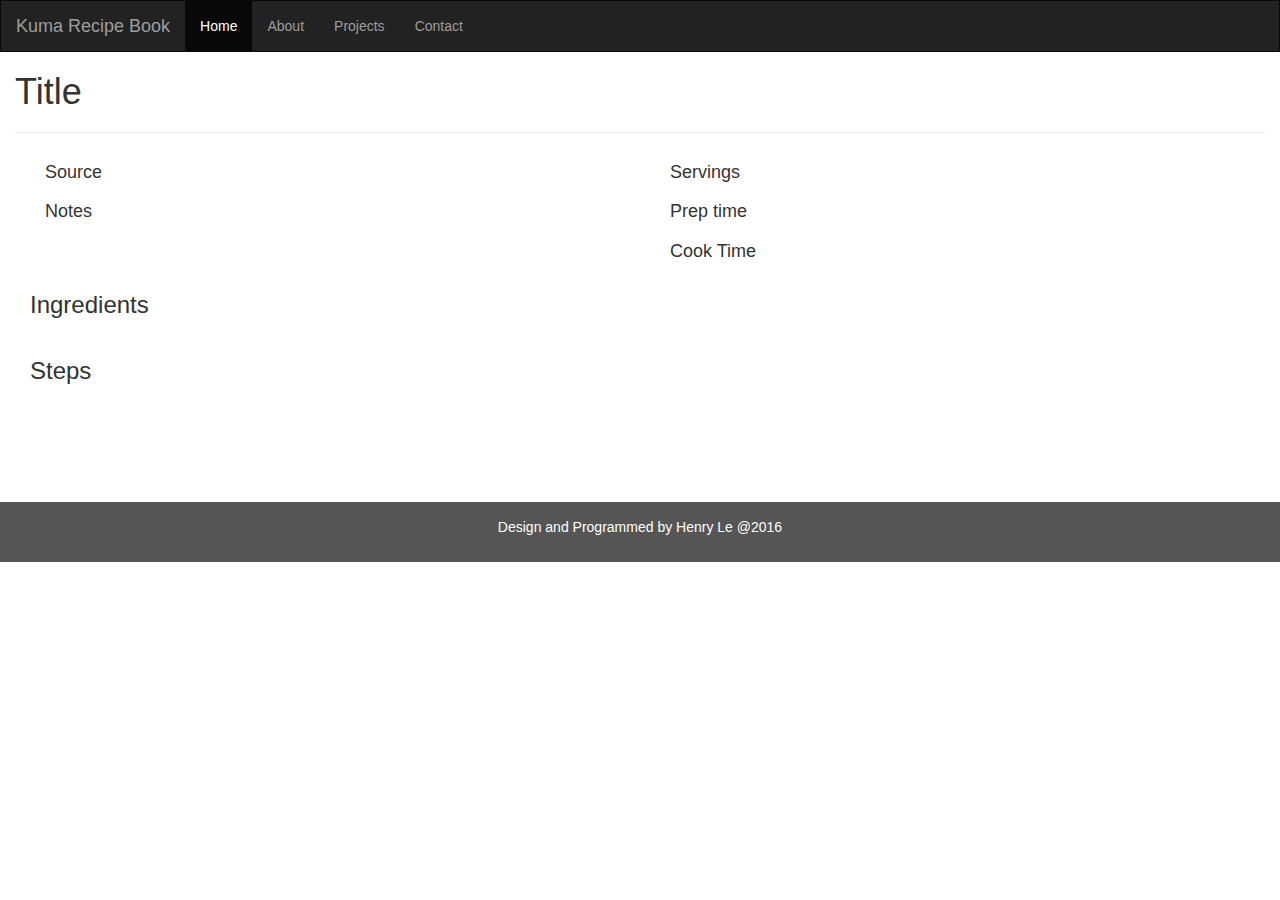
<file: projects/KumaSweets/fonts/recipe/datapage.html>
<!DOCTYPE html>
<head>
<title>Bootstrap Example</title>
  <meta charset="utf-8">
  <meta name="viewport" content="width=device-width, initial-scale=1">
  <link rel="stylesheet" href="http://maxcdn.bootstrapcdn.com/bootstrap/3.3.6/css/bootstrap.min.css">
  <script src="https://ajax.googleapis.com/ajax/libs/jquery/1.12.0/jquery.min.js"></script>
  <script src="http://maxcdn.bootstrapcdn.com/bootstrap/3.3.6/js/bootstrap.min.js"></script>
  <style>
    /* Remove the navbar's default margin-bottom and rounded borders */ 
    .navbar {
      margin-bottom: 0;
      border-radius: 0;
    }
    
    /* Set height of the grid so .sidenav can be 100% (adjust as needed) */
    .row.content {height: 450px}
    
    /* Set gray background color and 100% height */
    .sidenav {
      padding-top: 20px;
      background-color: #f1f1f1;
      height: 100%;
    }
    
    /* Set black background color, white text and some padding */
    footer {
      background-color: #555;
      color: white;
      padding: 15px;
    }
    
    /* On small screens, set height to 'auto' for sidenav and grid */
    @media screen and (max-width: 767px) {
      .row.content {height:auto;} 
    }
  </style>
</head>
<html>
<body>
<nav class="navbar navbar-inverse">
  <div class="container-fluid">
    <div class="navbar-header">
      <button type="button" class="navbar-toggle" data-toggle="collapse" data-target="#myNavbar">
        <span class="icon-bar"></span>
        <span class="icon-bar"></span>
        <span class="icon-bar"></span>                        
      </button>
      <a class="navbar-brand" href="#">Kuma Recipe Book</a>
    </div>
    <div class="collapse navbar-collapse" id="myNavbar">
      <ul class="nav navbar-nav">
        <li class="active"><a href="listhome.html">Home</a></li>
        <li><a href="#">About</a></li>
        <li><a href="#">Projects</a></li>
        <li><a href="#">Contact</a></li>
      </ul>
      <!--<ul class="nav navbar-nav navbar-right">
        <li><a href="#"><span class="glyphicon glyphicon-log-in"></span> Login</a></li>
      </ul>-->
    </div>
  </div>
</nav>
  
<div class="container-fluid text-center">    
  <div class="row content">
    <div class="col-sm-12 text-left"> 
      <h1 id="title">Title</h1>
      <hr>
      <div class="col-sm-6">
         <div class="col-sm-7">
            <h4 id="t">Source</h4>
         </div>
         <div class="col-sm-4">
            <h5 id="source"></h5>
         </div>
         <div class="col-sm-7">
            <h4 id="t">Notes</h4>
         </div>
         <div class="col-sm-4">
            <h5 id="notes"></h5>
         </div>
       </div>
      <div class="col-sm-6">
         <div class="col-sm-7">
           <h4>Servings</h4>
         </div>
         <div class="col-sm-3">
           <h5 id="servings"></h5>
         </div>
         <div class="col-sm-2">
         </div>
         <div class="col-sm-7">
           <h4>Prep time</h4>
         </div>
         <div class="col-sm-3">
           <h5 id="prepTime"></h5>
         </div>
         <div class="col-sm-2">
         </div>
         <div class="col-sm-7">
           <h4>Cook Time</h4>
         </div>
         <div class="col-sm-3">
           <h5 id="cookTime"></h5>
         </div>
         <div class="col-sm-2">
         </div>
      </div>
      <hr>
      <div class="col-sm-12">
         <h3 id="t">Ingredients</h3>
         <div class="col-sm-12">
            <h5 id="ingredients"></h5>
         </div>
      </div>
      <hr>
      <div class="col-sm-12">
         <h3 id="t">Steps</h3>
         <div class="col-sm-12">
            <h5 id="steps"></h5>
         </div>
      </div>
    </div>
  </div>
</div>

<div id="demo"></div>

<footer class="container-fluid text-center">
  <p>Design and Programmed by Henry Le @2016</p>
</footer>


<script>
function preparePage(recipeItem)
{
   var resultString;
   document.getElementById("title").innerHTML = checkIfEmpty(recipeItem.title);
   document.getElementById("servings").innerHTML = checkIfEmpty(recipeItem.serving);
   document.getElementById("prepTime").innerHTML = checkIfEmpty(recipeItem.prepTime);
   document.getElementById("cookTime").innerHTML = checkIfEmpty(recipeItem.cookTime);
   document.getElementById("source").innerHTML = checkIfEmpty(recipeItem.source);
   document.getElementById("notes").innerHTML = checkIfEmpty(recipeItem.notes);
   
   resultString = "";
   for( var i = 0; i < recipeItem.ingredients.length; i++)
   {
      resultString += "<p>" + recipeItem.ingredients[i] + "</p>";
   }
   document.getElementById("ingredients").innerHTML = resultString;

   resultString = "";
   for( var i = 0; i < recipeItem.steps.length; i++)
   {
      resultString += "<p>" + (i+1) + ". " + recipeItem.steps[i] + "</p>";
   }
   document.getElementById("steps").innerHTML = resultString;
}

function checkIfEmpty(inputString)
{
   var result = inputString;
   if( result == "" )
   {
       result = "?";
   }
   return result;
}



var xmlhttp = new XMLHttpRequest();
var url = "https://api.myjson.com/bins/1y4se";
var requestNum = location.search.substring(1).split("=");

xmlhttp.onreadystatechange = function() {
    if (xmlhttp.readyState == 4 && xmlhttp.status == 200) {
        var myArr = JSON.parse(xmlhttp.responseText);
        debugger;
        preparePage(myArr[Number(requestNum[1])]);
    }
};
xmlhttp.open("GET", url, true);
xmlhttp.send();

</script>

</body>
</html>
</file>
<file: vendor/simple-line-icons/css/simple-line-icons.css>
@font-face {
  font-family: 'simple-line-icons';
  src: url('../fonts/Simple-Line-Icons.eot?v=2.4.0');
  src: url('../fonts/Simple-Line-Icons.eot?v=2.4.0#iefix') format('embedded-opentype'), url('../fonts/Simple-Line-Icons.woff2?v=2.4.0') format('woff2'), url('../fonts/Simple-Line-Icons.ttf?v=2.4.0') format('truetype'), url('../fonts/Simple-Line-Icons.woff?v=2.4.0') format('woff'), url('../fonts/Simple-Line-Icons.svg?v=2.4.0#simple-line-icons') format('svg');
  font-weight: normal;
  font-style: normal;
}
/*
 Use the following CSS code if you want to have a class per icon.
 Instead of a list of all class selectors, you can use the generic [class*="icon-"] selector, but it's slower:
*/
.icon-user,
.icon-people,
.icon-user-female,
.icon-user-follow,
.icon-user-following,
.icon-user-unfollow,
.icon-login,
.icon-logout,
.icon-emotsmile,
.icon-phone,
.icon-call-end,
.icon-call-in,
.icon-call-out,
.icon-map,
.icon-location-pin,
.icon-direction,
.icon-directions,
.icon-compass,
.icon-layers,
.icon-menu,
.icon-list,
.icon-options-vertical,
.icon-options,
.icon-arrow-down,
.icon-arrow-left,
.icon-arrow-right,
.icon-arrow-up,
.icon-arrow-up-circle,
.icon-arrow-left-circle,
.icon-arrow-right-circle,
.icon-arrow-down-circle,
.icon-check,
.icon-clock,
.icon-plus,
.icon-minus,
.icon-close,
.icon-event,
.icon-exclamation,
.icon-organization,
.icon-trophy,
.icon-screen-smartphone,
.icon-screen-desktop,
.icon-plane,
.icon-notebook,
.icon-mustache,
.icon-mouse,
.icon-magnet,
.icon-energy,
.icon-disc,
.icon-cursor,
.icon-cursor-move,
.icon-crop,
.icon-chemistry,
.icon-speedometer,
.icon-shield,
.icon-screen-tablet,
.icon-magic-wand,
.icon-hourglass,
.icon-graduation,
.icon-ghost,
.icon-game-controller,
.icon-fire,
.icon-eyeglass,
.icon-envelope-open,
.icon-envelope-letter,
.icon-bell,
.icon-badge,
.icon-anchor,
.icon-wallet,
.icon-vector,
.icon-speech,
.icon-puzzle,
.icon-printer,
.icon-present,
.icon-playlist,
.icon-pin,
.icon-picture,
.icon-handbag,
.icon-globe-alt,
.icon-globe,
.icon-folder-alt,
.icon-folder,
.icon-film,
.icon-feed,
.icon-drop,
.icon-drawer,
.icon-docs,
.icon-doc,
.icon-diamond,
.icon-cup,
.icon-calculator,
.icon-bubbles,
.icon-briefcase,
.icon-book-open,
.icon-basket-loaded,
.icon-basket,
.icon-bag,
.icon-action-undo,
.icon-action-redo,
.icon-wrench,
.icon-umbrella,
.icon-trash,
.icon-tag,
.icon-support,
.icon-frame,
.icon-size-fullscreen,
.icon-size-actual,
.icon-shuffle,
.icon-share-alt,
.icon-share,
.icon-rocket,
.icon-question,
.icon-pie-chart,
.icon-pencil,
.icon-note,
.icon-loop,
.icon-home,
.icon-grid,
.icon-graph,
.icon-microphone,
.icon-music-tone-alt,
.icon-music-tone,
.icon-earphones-alt,
.icon-earphones,
.icon-equalizer,
.icon-like,
.icon-dislike,
.icon-control-start,
.icon-control-rewind,
.icon-control-play,
.icon-control-pause,
.icon-control-forward,
.icon-control-end,
.icon-volume-1,
.icon-volume-2,
.icon-volume-off,
.icon-calendar,
.icon-bulb,
.icon-chart,
.icon-ban,
.icon-bubble,
.icon-camrecorder,
.icon-camera,
.icon-cloud-download,
.icon-cloud-upload,
.icon-envelope,
.icon-eye,
.icon-flag,
.icon-heart,
.icon-info,
.icon-key,
.icon-link,
.icon-lock,
.icon-lock-open,
.icon-magnifier,
.icon-magnifier-add,
.icon-magnifier-remove,
.icon-paper-clip,
.icon-paper-plane,
.icon-power,
.icon-refresh,
.icon-reload,
.icon-settings,
.icon-star,
.icon-symbol-female,
.icon-symbol-male,
.icon-target,
.icon-credit-card,
.icon-paypal,
.icon-social-tumblr,
.icon-social-twitter,
.icon-social-facebook,
.icon-social-instagram,
.icon-social-linkedin,
.icon-social-pinterest,
.icon-social-github,
.icon-social-google,
.icon-social-reddit,
.icon-social-skype,
.icon-social-dribbble,
.icon-social-behance,
.icon-social-foursqare,
.icon-social-soundcloud,
.icon-social-spotify,
.icon-social-stumbleupon,
.icon-social-youtube,
.icon-social-dropbox,
.icon-social-vkontakte,
.icon-social-steam {
  font-family: 'simple-line-icons';
  speak: none;
  font-style: normal;
  font-weight: normal;
  font-variant: normal;
  text-transform: none;
  line-height: 1;
  /* Better Font Rendering =========== */
  -webkit-font-smoothing: antialiased;
  -moz-osx-font-smoothing: grayscale;
}
.icon-user:before {
  content: "\e005";
}
.icon-people:before {
  content: "\e001";
}
.icon-user-female:before {
  content: "\e000";
}
.icon-user-follow:before {
  content: "\e002";
}
.icon-user-following:before {
  content: "\e003";
}
.icon-user-unfollow:before {
  content: "\e004";
}
.icon-login:before {
  content: "\e066";
}
.icon-logout:before {
  content: "\e065";
}
.icon-emotsmile:before {
  content: "\e021";
}
.icon-phone:before {
  content: "\e600";
}
.icon-call-end:before {
  content: "\e048";
}
.icon-call-in:before {
  content: "\e047";
}
.icon-call-out:before {
  content: "\e046";
}
.icon-map:before {
  content: "\e033";
}
.icon-location-pin:before {
  content: "\e096";
}
.icon-direction:before {
  content: "\e042";
}
.icon-directions:before {
  content: "\e041";
}
.icon-compass:before {
  content: "\e045";
}
.icon-layers:before {
  content: "\e034";
}
.icon-menu:before {
  content: "\e601";
}
.icon-list:before {
  content: "\e067";
}
.icon-options-vertical:before {
  content: "\e602";
}
.icon-options:before {
  content: "\e603";
}
.icon-arrow-down:before {
  content: "\e604";
}
.icon-arrow-left:before {
  content: "\e605";
}
.icon-arrow-right:before {
  content: "\e606";
}
.icon-arrow-up:before {
  content: "\e607";
}
.icon-arrow-up-circle:before {
  content: "\e078";
}
.icon-arrow-left-circle:before {
  content: "\e07a";
}
.icon-arrow-right-circle:before {
  content: "\e079";
}
.icon-arrow-down-circle:before {
  content: "\e07b";
}
.icon-check:before {
  content: "\e080";
}
.icon-clock:before {
  content: "\e081";
}
.icon-plus:before {
  content: "\e095";
}
.icon-minus:before {
  content: "\e615";
}
.icon-close:before {
  content: "\e082";
}
.icon-event:before {
  content: "\e619";
}
.icon-exclamation:before {
  content: "\e617";
}
.icon-organization:before {
  content: "\e616";
}
.icon-trophy:before {
  content: "\e006";
}
.icon-screen-smartphone:before {
  content: "\e010";
}
.icon-screen-desktop:before {
  content: "\e011";
}
.icon-plane:before {
  content: "\e012";
}
.icon-notebook:before {
  content: "\e013";
}
.icon-mustache:before {
  content: "\e014";
}
.icon-mouse:before {
  content: "\e015";
}
.icon-magnet:before {
  content: "\e016";
}
.icon-energy:before {
  content: "\e020";
}
.icon-disc:before {
  content: "\e022";
}
.icon-cursor:before {
  content: "\e06e";
}
.icon-cursor-move:before {
  content: "\e023";
}
.icon-crop:before {
  content: "\e024";
}
.icon-chemistry:before {
  content: "\e026";
}
.icon-speedometer:before {
  content: "\e007";
}
.icon-shield:before {
  content: "\e00e";
}
.icon-screen-tablet:before {
  content: "\e00f";
}
.icon-magic-wand:before {
  content: "\e017";
}
.icon-hourglass:before {
  content: "\e018";
}
.icon-graduation:before {
  content: "\e019";
}
.icon-ghost:before {
  content: "\e01a";
}
.icon-game-controller:before {
  content: "\e01b";
}
.icon-fire:before {
  content: "\e01c";
}
.icon-eyeglass:before {
  content: "\e01d";
}
.icon-envelope-open:before {
  content: "\e01e";
}
.icon-envelope-letter:before {
  content: "\e01f";
}
.icon-bell:before {
  content: "\e027";
}
.icon-badge:before {
  content: "\e028";
}
.icon-anchor:before {
  content: "\e029";
}
.icon-wallet:before {
  content: "\e02a";
}
.icon-vector:before {
  content: "\e02b";
}
.icon-speech:before {
  content: "\e02c";
}
.icon-puzzle:before {
  content: "\e02d";
}
.icon-printer:before {
  content: "\e02e";
}
.icon-present:before {
  content: "\e02f";
}
.icon-playlist:before {
  content: "\e030";
}
.icon-pin:before {
  content: "\e031";
}
.icon-picture:before {
  content: "\e032";
}
.icon-handbag:before {
  content: "\e035";
}
.icon-globe-alt:before {
  content: "\e036";
}
.icon-globe:before {
  content: "\e037";
}
.icon-folder-alt:before {
  content: "\e039";
}
.icon-folder:before {
  content: "\e089";
}
.icon-film:before {
  content: "\e03a";
}
.icon-feed:before {
  content: "\e03b";
}
.icon-drop:before {
  content: "\e03e";
}
.icon-drawer:before {
  content: "\e03f";
}
.icon-docs:before {
  content: "\e040";
}
.icon-doc:before {
  content: "\e085";
}
.icon-diamond:before {
  content: "\e043";
}
.icon-cup:before {
  content: "\e044";
}
.icon-calculator:before {
  content: "\e049";
}
.icon-bubbles:before {
  content: "\e04a";
}
.icon-briefcase:before {
  content: "\e04b";
}
.icon-book-open:before {
  content: "\e04c";
}
.icon-basket-loaded:before {
  content: "\e04d";
}
.icon-basket:before {
  content: "\e04e";
}
.icon-bag:before {
  content: "\e04f";
}
.icon-action-undo:before {
  content: "\e050";
}
.icon-action-redo:before {
  content: "\e051";
}
.icon-wrench:before {
  content: "\e052";
}
.icon-umbrella:before {
  content: "\e053";
}
.icon-trash:before {
  content: "\e054";
}
.icon-tag:before {
  content: "\e055";
}
.icon-support:before {
  content: "\e056";
}
.icon-frame:before {
  content: "\e038";
}
.icon-size-fullscreen:before {
  content: "\e057";
}
.icon-size-actual:before {
  content: "\e058";
}
.icon-shuffle:before {
  content: "\e059";
}
.icon-share-alt:before {
  content: "\e05a";
}
.icon-share:before {
  content: "\e05b";
}
.icon-rocket:before {
  content: "\e05c";
}
.icon-question:before {
  content: "\e05d";
}
.icon-pie-chart:before {
  content: "\e05e";
}
.icon-pencil:before {
  content: "\e05f";
}
.icon-note:before {
  content: "\e060";
}
.icon-loop:before {
  content: "\e064";
}
.icon-home:before {
  content: "\e069";
}
.icon-grid:before {
  content: "\e06a";
}
.icon-graph:before {
  content: "\e06b";
}
.icon-microphone:before {
  content: "\e063";
}
.icon-music-tone-alt:before {
  content: "\e061";
}
.icon-music-tone:before {
  content: "\e062";
}
.icon-earphones-alt:before {
  content: "\e03c";
}
.icon-earphones:before {
  content: "\e03d";
}
.icon-equalizer:before {
  content: "\e06c";
}
.icon-like:before {
  content: "\e068";
}
.icon-dislike:before {
  content: "\e06d";
}
.icon-control-start:before {
  content: "\e06f";
}
.icon-control-rewind:before {
  content: "\e070";
}
.icon-control-play:before {
  content: "\e071";
}
.icon-control-pause:before {
  content: "\e072";
}
.icon-control-forward:before {
  content: "\e073";
}
.icon-control-end:before {
  content: "\e074";
}
.icon-volume-1:before {
  content: "\e09f";
}
.icon-volume-2:before {
  content: "\e0a0";
}
.icon-volume-off:before {
  content: "\e0a1";
}
.icon-calendar:before {
  content: "\e075";
}
.icon-bulb:before {
  content: "\e076";
}
.icon-chart:before {
  content: "\e077";
}
.icon-ban:before {
  content: "\e07c";
}
.icon-bubble:before {
  content: "\e07d";
}
.icon-camrecorder:before {
  content: "\e07e";
}
.icon-camera:before {
  content: "\e07f";
}
.icon-cloud-download:before {
  content: "\e083";
}
.icon-cloud-upload:before {
  content: "\e084";
}
.icon-envelope:before {
  content: "\e086";
}
.icon-eye:before {
  content: "\e087";
}
.icon-flag:before {
  content: "\e088";
}
.icon-heart:before {
  content: "\e08a";
}
.icon-info:before {
  content: "\e08b";
}
.icon-key:before {
  content: "\e08c";
}
.icon-link:before {
  content: "\e08d";
}
.icon-lock:before {
  content: "\e08e";
}
.icon-lock-open:before {
  content: "\e08f";
}
.icon-magnifier:before {
  content: "\e090";
}
.icon-magnifier-add:before {
  content: "\e091";
}
.icon-magnifier-remove:before {
  content: "\e092";
}
.icon-paper-clip:before {
  content: "\e093";
}
.icon-paper-plane:before {
  content: "\e094";
}
.icon-power:before {
  content: "\e097";
}
.icon-refresh:before {
  content: "\e098";
}
.icon-reload:before {
  content: "\e099";
}
.icon-settings:before {
  content: "\e09a";
}
.icon-star:before {
  content: "\e09b";
}
.icon-symbol-female:before {
  content: "\e09c";
}
.icon-symbol-male:before {
  content: "\e09d";
}
.icon-target:before {
  content: "\e09e";
}
.icon-credit-card:before {
  content: "\e025";
}
.icon-paypal:before {
  content: "\e608";
}
.icon-social-tumblr:before {
  content: "\e00a";
}
.icon-social-twitter:before {
  content: "\e009";
}
.icon-social-facebook:before {
  content: "\e00b";
}
.icon-social-instagram:before {
  content: "\e609";
}
.icon-social-linkedin:before {
  content: "\e60a";
}
.icon-social-pinterest:before {
  content: "\e60b";
}
.icon-social-github:before {
  content: "\e60c";
}
.icon-social-google:before {
  content: "\e60d";
}
.icon-social-reddit:before {
  content: "\e60e";
}
.icon-social-skype:before {
  content: "\e60f";
}
.icon-social-dribbble:before {
  content: "\e00d";
}
.icon-social-behance:before {
  content: "\e610";
}
.icon-social-foursqare:before {
  content: "\e611";
}
.icon-social-soundcloud:before {
  content: "\e612";
}
.icon-social-spotify:before {
  content: "\e613";
}
.icon-social-stumbleupon:before {
  content: "\e614";
}
.icon-social-youtube:before {
  content: "\e008";
}
.icon-social-dropbox:before {
  content: "\e00c";
}
.icon-social-vkontakte:before {
  content: "\e618";
}
.icon-social-steam:before {
  content: "\e620";
}
</file>
<file: projects/Random-Quote-Generator/css/main.css>
/******************
*   GENERAL       *
******************/

#wrapper {
    max-width: 940px;
    margin: 0 auto;
    text-align: center;
}

#buttonDiv {
    max-width: 200px;
    margin: 0 auto;
    text-align: center;
    border: 1px solid #fff;
    color: #fff;
    padding: 2% 0;
}

h1,
h3 {
    margin: 5%;
}

h1 {
    font-size: 5em;
}

h3 {
    font-size: 1.75em;
    text-align: right;
}

button {
    width: 200px;
    margin: auto;
    text-align: center;
}


/******************
*   COLOURS       *
******************/

body {
    background-color: #0099ff;
}

h1,
h3 {
    color: #fff;
}
</file>
<file: projects/To-Do-List/css/style.css>
@import 'https://fonts.googleapis.com/css?family=Lato:400,700';

body {
  color: #484848;
  font-family: 'Lato', sans-serif;
  padding: .45em 2.65em 3em;
  line-height: 1.5;
}
h1 {
  margin-bottom: 0;
}
h1 + p {
  font-size: 1.08em;
  color: #637a91;
  margin-top: .5em;
  margin-bottom: 2.65em;
  padding-bottom: 1.325em;
  border-bottom: 1px dotted;
}
ul {
  padding-left: 0;
  list-style: none;
}
li {
  padding: .45em .5em;
  margin-bottom: .35em;
  display: flex;
  align-items: center;
}
input,
button {
  font-size: .85em;
  padding: .65em 1em;
  border-radius: .3em;
  outline: 0;
}
input {
  border: 1px solid #dcdcdc;
  margin-right: 1em;
}
div {
  margin-top: 2.8em;
  padding: 1.5em 0 .5em;
  border-top: 1px dotted #637a91;
}
p.description,
p:nth-of-type(2) {
  font-weight: bold;
}
/* Buttons */
button {
  color: white;
  background: #508abc;
  border: solid 1px;
  border-color: rgba(0, 0, 0, .1);
  cursor: pointer;
}
button + button {
  margin-left: .5em;
}
p + button {
  background: #52bab3;
}
.list button + button {
  background: #768da3;
}
.list li button + button {
  background: #508abc;
}
li button:first-child {
  margin-left: auto;
  background: #52bab3;
}
.list li button:last-child {
  background: #768da3;
}
li button {
  font-size: .75em;
  padding: .5em .65em;
}
</file>
<file: vendor/devicons/css/devicons.min.css>
/*!
 *  Devicons 1.8.0 made by Theodore Vorillas / http://vorillaz.com 
 */
@font-face{font-family:devicons;src:url(../fonts/devicons.eot?xqxft6);src:url(../fonts/devicons.eot?#iefixxqxft6) format("embedded-opentype"),url(../fonts/devicons.woff?xqxft6) format("woff"),url(../fonts/devicons.ttf?xqxft6) format("truetype"),url(../fonts/devicons.svg?xqxft6#devicons) format("svg");font-weight:400;font-style:normal}.devicons{font-family:devicons;speak:none;font-style:normal;font-weight:400;font-variant:normal;text-transform:none;line-height:1;-webkit-font-smoothing:antialiased;-moz-osx-font-smoothing:grayscale}.devicons-git:before{content:"\e602"}.devicons-git_compare:before{content:"\e628"}.devicons-git_branch:before{content:"\e625"}.devicons-git_commit:before{content:"\e629"}.devicons-git_pull_request:before{content:"\e626"}.devicons-git_merge:before{content:"\e627"}.devicons-bitbucket:before{content:"\e603"}.devicons-github_alt:before{content:"\e608"}.devicons-github_badge:before{content:"\e609"}.devicons-github:before{content:"\e60a"}.devicons-github_full:before{content:"\e617"}.devicons-java:before{content:"\e638"}.devicons-ruby:before{content:"\e639"}.devicons-scala:before{content:"\e637"}.devicons-python:before{content:"\e63c"}.devicons-go:before{content:"\e624"}.devicons-ruby_on_rails:before{content:"\e63b"}.devicons-django:before{content:"\e61d"}.devicons-markdown:before{content:"\e63e"}.devicons-php:before{content:"\e63d"}.devicons-mysql:before{content:"\e604"}.devicons-streamline:before{content:"\e605"}.devicons-database:before{content:"\e606"}.devicons-laravel:before{content:"\e63f"}.devicons-javascript:before{content:"\e64e"}.devicons-angular:before{content:"\e653"}.devicons-backbone:before{content:"\e652"}.devicons-coffeescript:before{content:"\e651"}.devicons-jquery:before{content:"\e650"}.devicons-modernizr:before{content:"\e620"}.devicons-jquery_ui:before{content:"\e654"}.devicons-ember:before{content:"\e61b"}.devicons-dojo:before{content:"\e61c"}.devicons-nodejs:before{content:"\e619"}.devicons-nodejs_small:before{content:"\e618"}.devicons-javascript_shield:before{content:"\e64f"}.devicons-bootstrap:before{content:"\e647"}.devicons-sass:before{content:"\e64b"}.devicons-css3_full:before{content:"\e64a"}.devicons-css3:before{content:"\e649"}.devicons-html5:before{content:"\e636"}.devicons-html5_multimedia:before{content:"\e632"}.devicons-html5_device_access:before{content:"\e633"}.devicons-html5_3d_effects:before{content:"\e635"}.devicons-html5_connectivity:before{content:"\e634"}.devicons-ghost_small:before{content:"\e614"}.devicons-ghost:before{content:"\e61f"}.devicons-magento:before{content:"\e640"}.devicons-joomla:before{content:"\e641"}.devicons-jekyll_small:before{content:"\e60d"}.devicons-drupal:before{content:"\e642"}.devicons-wordpress:before{content:"\e60b"}.devicons-grunt:before{content:"\e64c"}.devicons-bower:before{content:"\e64d"}.devicons-npm:before{content:"\e61e"}.devicons-yahoo_small:before{content:"\e62b"}.devicons-yahoo:before{content:"\e615"}.devicons-bing_small:before{content:"\e600"}.devicons-windows:before{content:"\e60f"}.devicons-linux:before{content:"\e612"}.devicons-ubuntu:before{content:"\e63a"}.devicons-android:before{content:"\e60e"}.devicons-apple:before{content:"\e611"}.devicons-appstore:before{content:"\e613"}.devicons-phonegap:before{content:"\e630"}.devicons-blackberry:before{content:"\e623"}.devicons-stackoverflow:before{content:"\e610"}.devicons-techcrunch:before{content:"\e62c"}.devicons-codrops:before{content:"\e62f"}.devicons-css_tricks:before{content:"\e601"}.devicons-smashing_magazine:before{content:"\e62d"}.devicons-netmagazine:before{content:"\e62e"}.devicons-codepen:before{content:"\e616"}.devicons-cssdeck:before{content:"\e62a"}.devicons-hackernews:before{content:"\e61a"}.devicons-dropbox:before{content:"\e607"}.devicons-google_drive:before{content:"\e631"}.devicons-visualstudio:before{content:"\e60c"}.devicons-unity_small:before{content:"\e621"}.devicons-raspberry_pi:before{content:"\e622"}.devicons-chrome:before{content:"\e643"}.devicons-ie:before{content:"\e644"}.devicons-firefox:before{content:"\e645"}.devicons-opera:before{content:"\e646"}.devicons-safari:before{content:"\e648"}.devicons-swift:before{content:"\e655"}.devicons-symfony:before{content:"\e656"}.devicons-symfony_badge:before{content:"\e657"}.devicons-less:before{content:"\e658"}.devicons-stylus:before{content:"\e659"}.devicons-trello:before{content:"\e65a"}.devicons-atlassian:before{content:"\e65b"}.devicons-jira:before{content:"\e65c"}.devicons-envato:before{content:"\e65d"}.devicons-snap_svg:before{content:"\e65e"}.devicons-raphael:before{content:"\e65f"}.devicons-google_analytics:before{content:"\e660"}.devicons-compass:before{content:"\e661"}.devicons-onedrive:before{content:"\e662"}.devicons-gulp:before{content:"\e663"}.devicons-atom:before{content:"\e664"}.devicons-cisco:before{content:"\e665"}.devicons-nancy:before{content:"\e666"}.devicons-clojure:before{content:"\e668"}.devicons-clojure_alt:before{content:"\e66a"}.devicons-perl:before{content:"\e669"}.devicons-celluloid:before{content:"\e66b"}.devicons-w3c:before{content:"\e66c"}.devicons-redis:before{content:"\e66d"}.devicons-postgresql:before{content:"\e66e"}.devicons-webplatform:before{content:"\e66f"}.devicons-jenkins:before{content:"\e667"}.devicons-requirejs:before{content:"\e670"}.devicons-opensource:before{content:"\e671"}.devicons-typo3:before{content:"\e672"}.devicons-uikit:before{content:"\e673"}.devicons-doctrine:before{content:"\e674"}.devicons-groovy:before{content:"\e675"}.devicons-nginx:before{content:"\e676"}.devicons-haskell:before{content:"\e677"}.devicons-zend:before{content:"\e678"}.devicons-gnu:before{content:"\e679"}.devicons-yeoman:before{content:"\e67a"}.devicons-heroku:before{content:"\e67b"}.devicons-debian:before{content:"\e67d"}.devicons-travis:before{content:"\e67e"}.devicons-dotnet:before{content:"\e67f"}.devicons-codeigniter:before{content:"\e680"}.devicons-javascript_badge:before{content:"\e681"}.devicons-yii:before{content:"\e682"}.devicons-msql_server:before{content:"\e67c"}.devicons-composer:before{content:"\e683"}.devicons-krakenjs_badge:before{content:"\e684"}.devicons-krakenjs:before{content:"\e685"}.devicons-mozilla:before{content:"\e686"}.devicons-firebase:before{content:"\e687"}.devicons-sizzlejs:before{content:"\e688"}.devicons-creativecommons:before{content:"\e689"}.devicons-creativecommons_badge:before{content:"\e68a"}.devicons-mitlicence:before{content:"\e68b"}.devicons-senchatouch:before{content:"\e68c"}.devicons-bugsense:before{content:"\e68d"}.devicons-extjs:before{content:"\e68e"}.devicons-mootools_badge:before{content:"\e68f"}.devicons-mootools:before{content:"\e690"}.devicons-ruby_rough:before{content:"\e691"}.devicons-komodo:before{content:"\e692"}.devicons-coda:before{content:"\e693"}.devicons-bintray:before{content:"\e694"}.devicons-terminal:before{content:"\e695"}.devicons-code:before{content:"\e696"}.devicons-responsive:before{content:"\e697"}.devicons-dart:before{content:"\e698"}.devicons-aptana:before{content:"\e699"}.devicons-mailchimp:before{content:"\e69a"}.devicons-netbeans:before{content:"\e69b"}.devicons-dreamweaver:before{content:"\e69c"}.devicons-brackets:before{content:"\e69d"}.devicons-eclipse:before{content:"\e69e"}.devicons-cloud9:before{content:"\e69f"}.devicons-scrum:before{content:"\e6a0"}.devicons-prolog:before{content:"\e6a1"}.devicons-terminal_badge:before{content:"\e6a2"}.devicons-code_badge:before{content:"\e6a3"}.devicons-mongodb:before{content:"\e6a4"}.devicons-meteor:before{content:"\e6a5"}.devicons-meteorfull:before{content:"\e6a6"}.devicons-fsharp:before{content:"\e6a7"}.devicons-rust:before{content:"\e6a8"}.devicons-ionic:before{content:"\e6a9"}.devicons-sublime:before{content:"\e6aa"}.devicons-appcelerator:before{content:"\e6ab"}.devicons-asterisk:before{content:"\e6ac"}.devicons-aws:before{content:"\e6ad"}.devicons-digital-ocean:before{content:"\e6ae"}.devicons-dlang:before{content:"\e6af"}.devicons-docker:before{content:"\e6b0"}.devicons-erlang:before{content:"\e6b1"}.devicons-google-cloud-platform:before{content:"\e6b2"}.devicons-grails:before{content:"\e6b3"}.devicons-illustrator:before{content:"\e6b4"}.devicons-intellij:before{content:"\e6b5"}.devicons-materializecss:before{content:"\e6b6"}.devicons-openshift:before{content:"\e6b7"}.devicons-photoshop:before{content:"\e6b8"}.devicons-rackspace:before{content:"\e6b9"}.devicons-react:before{content:"\e6ba"}.devicons-redhat:before{content:"\e6bb"}.devicons-scriptcs:before{content:"\e6bc"}.devicons-sqllite:before{content:"\e6c4"}.devicons-vim:before{content:"\e6c5"}
</file>
<file: css/resume.min.css>
body {
    font-family: 'Open Sans', serif;
    padding-top: 54px;
    color: #474849
}

@media (min-width:992px) {
    body {
        padding-top: 0;
        padding-left: 17rem
    }
}

h1,
h2,
h3,
h4,
h5,
h6 {
    font-family: 'Saira Extra Condensed', serif;
    font-weight: 700;
    text-transform: uppercase;
    color: #343a40
}

h1 {
    font-size: 6rem;
    line-height: 5.5rem
}

h2 {
    font-size: 3.5rem
}

.subheading {
    text-transform: uppercase;
    font-weight: 500;
    font-family: 'Saira Extra Condensed', serif;
    font-size: 1.35rem
}

.list-social-icons a {
    color: #495057
}

.list-social-icons a:hover {
    color: #000
}

.list-social-icons a .fa-lg {
    font-size: 1.75rem
}

.list-icons {
    font-size: 3rem
}

.list-icons .list-inline-item i:hover {
    color: #000
}

#sideNav .navbar-nav .nav-item .nav-link {
    font-weight: 600;
    text-transform: uppercase
}

@media (min-width:992px) {
    #sideNav {
        text-align: center;
        position: fixed;
        top: 0;
        left: 0;
        display: flex;
        flex-direction: column;
        width: 17rem;
        height: 100vh
    }
    #sideNav .navbar-brand {
        display: flex;
        margin: auto auto 0;
        padding: .5rem
    }
    #sideNav .navbar-brand .img-profile {
        max-width: 10rem;
        max-height: 10rem;
        border: .5rem solid rgba(255, 255, 255, .2)
    }
    #sideNav .navbar-collapse {
        display: flex;
        align-items: flex-start;
        flex-grow: 0;
        width: 100%;
        margin-bottom: auto
    }
    #sideNav .navbar-collapse .navbar-nav {
        flex-direction: column;
        width: 100%
    }
    #sideNav .navbar-collapse .navbar-nav .nav-item {
        display: block
    }
    #sideNav .navbar-collapse .navbar-nav .nav-item .nav-link {
        display: block
    }
}

section.resume-section {
    border-bottom: 1px solid #dee2e6;
    padding-top: 5rem!important;
    padding-bottom: 5rem!important
}

section.resume-section .resume-item .resume-date {
    min-width: none
}

@media (min-width:768px) {
    section.resume-section {
        min-height: 100vh
    }
    section.resume-section .resume-item .resume-date {
        min-width: 18rem
    }
}

@media (min-width:992px) {
    section.resume-section {
        padding-top: 3rem!important;
        padding-bottom: 3rem!important
    }
}

.bg-primary {
    background-color: #000000!important
}

.text-primary {
    color: #0BB !important
}

a {
    color: #0BB
}

a:active,
a:focus,
a:hover {
    color: #000000
}
</file>
